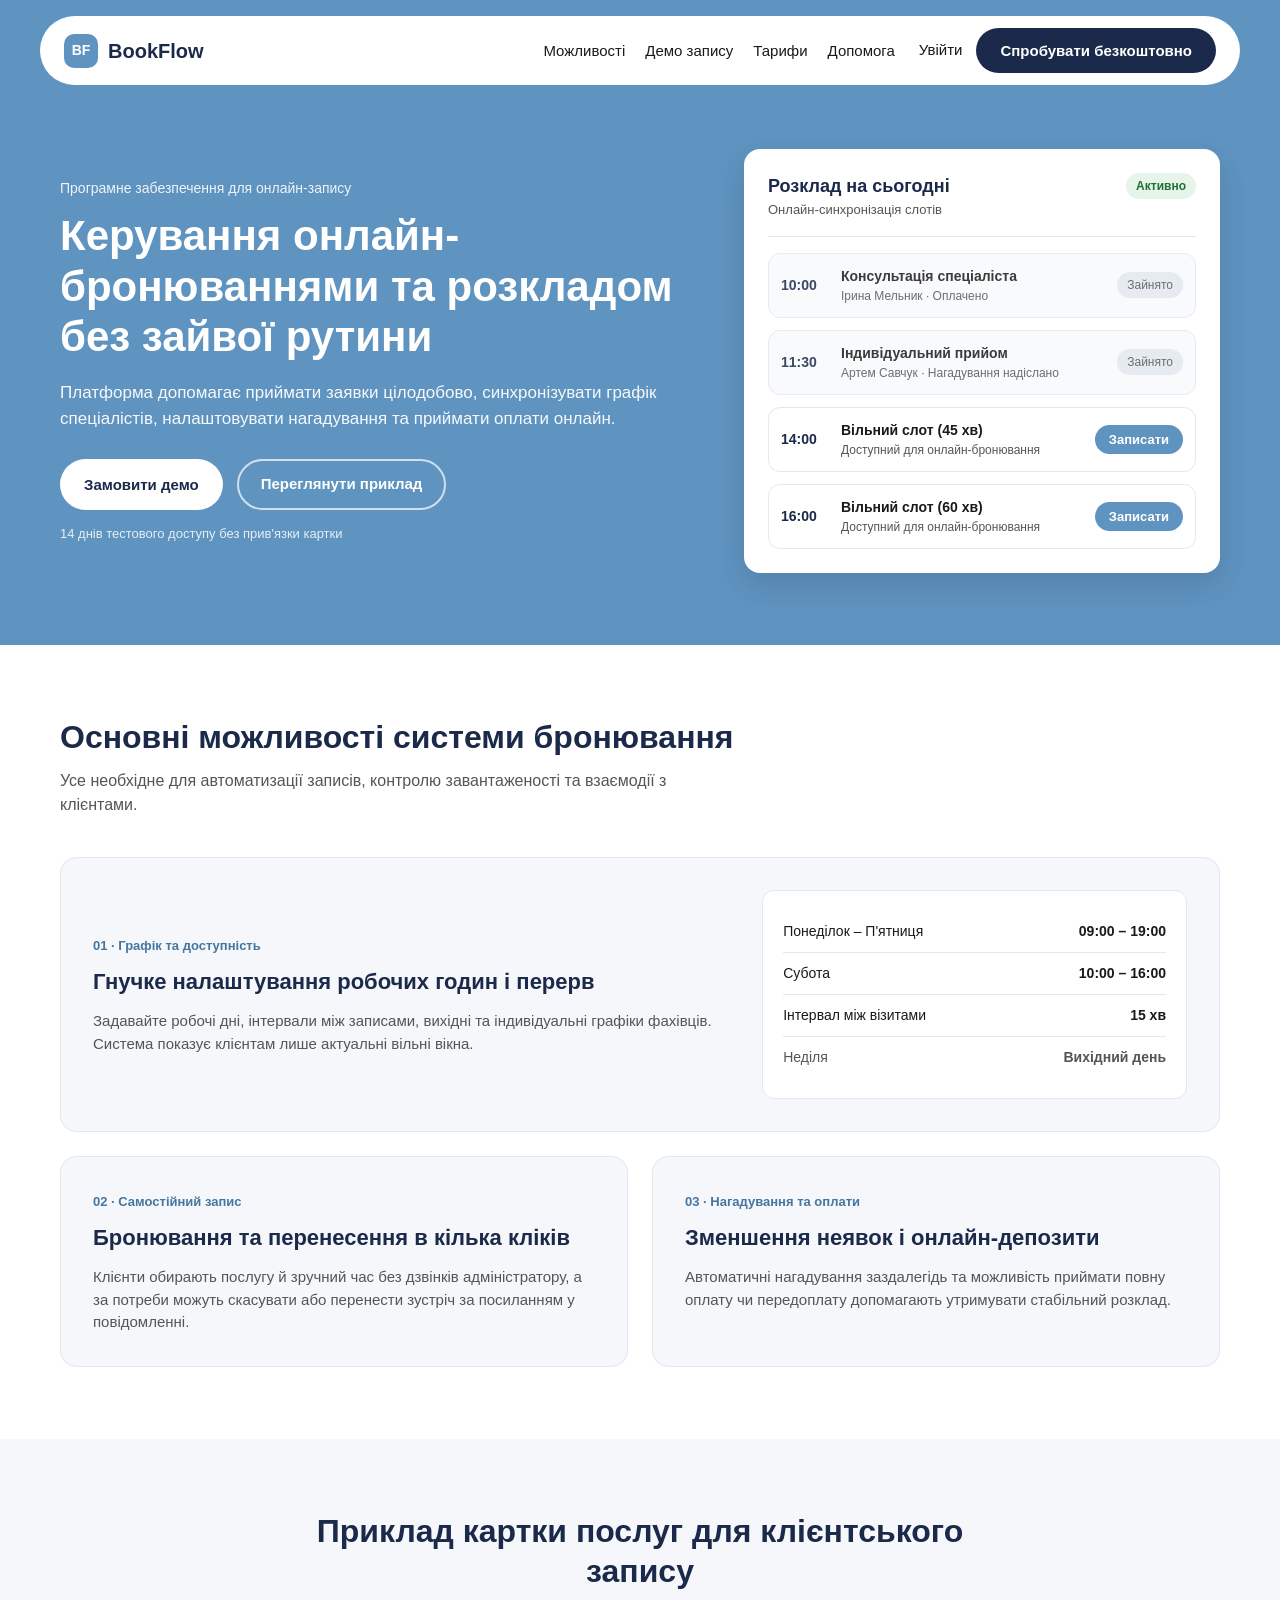
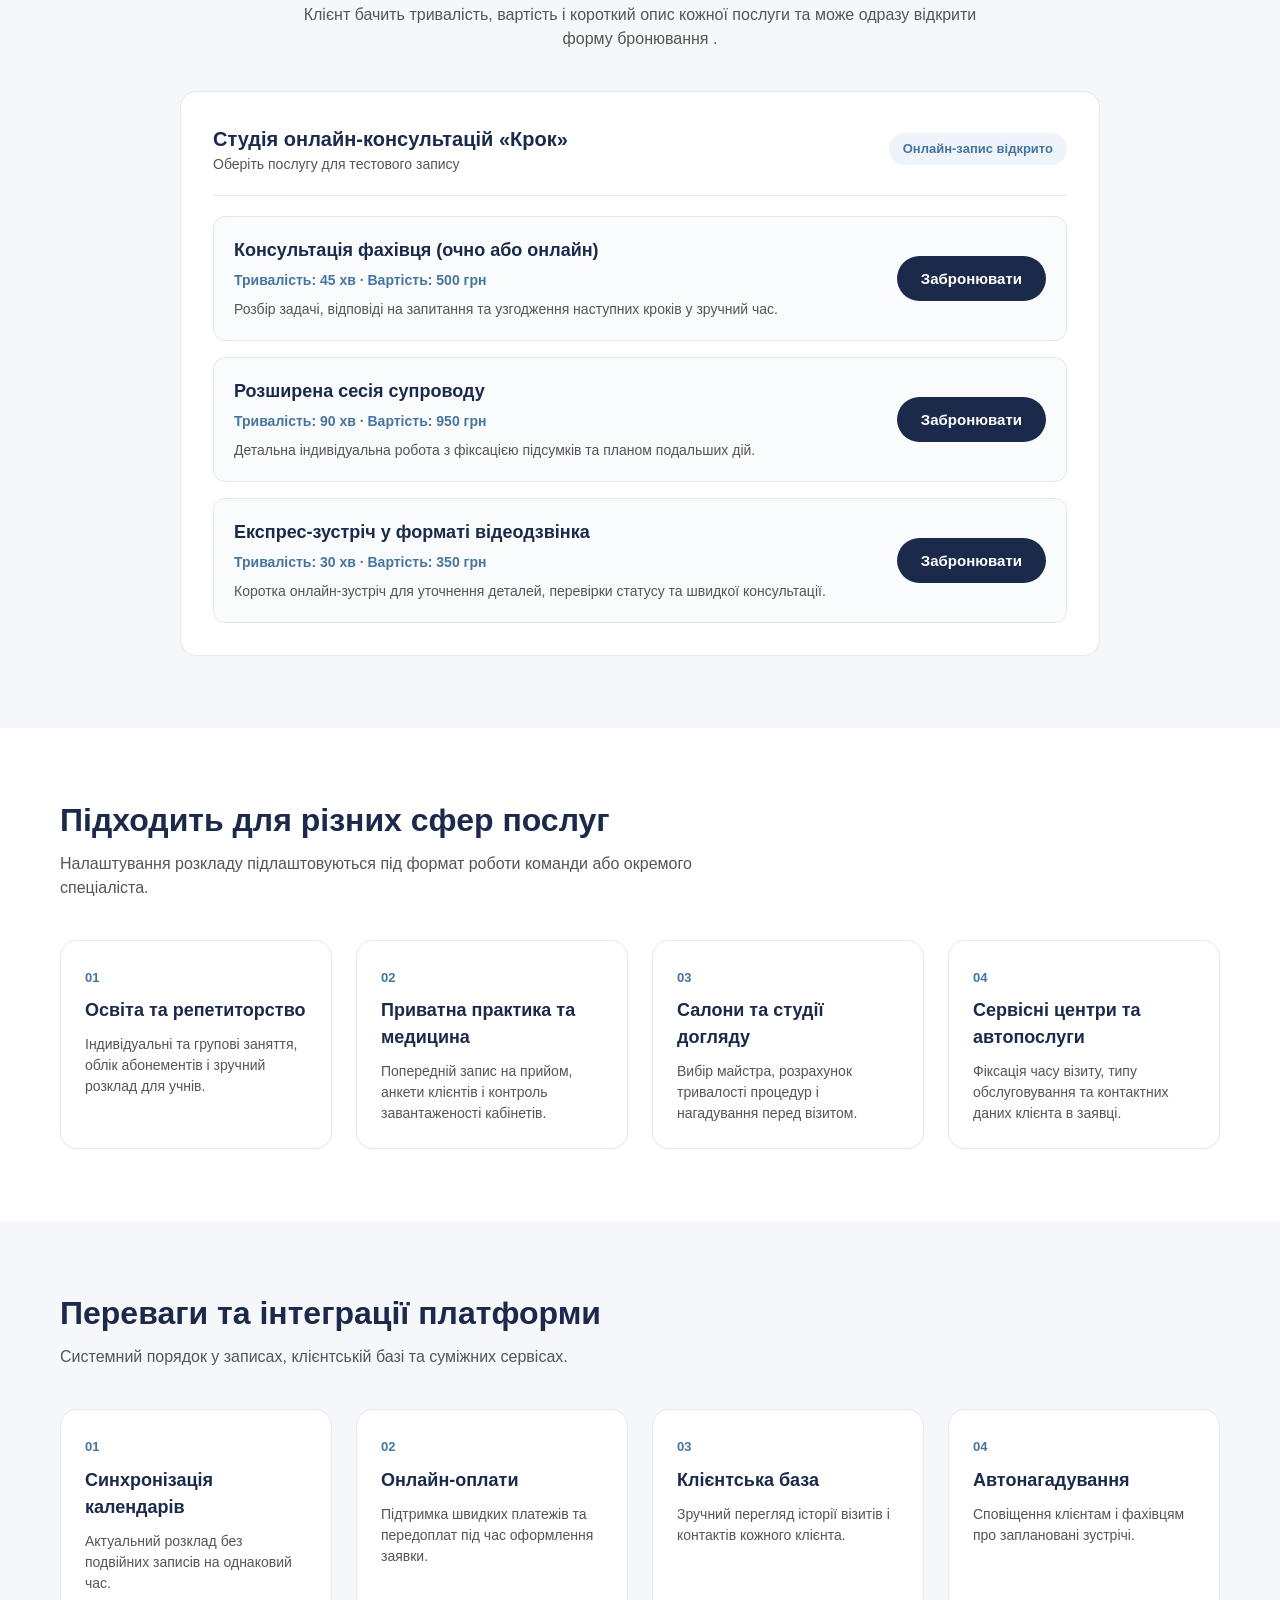
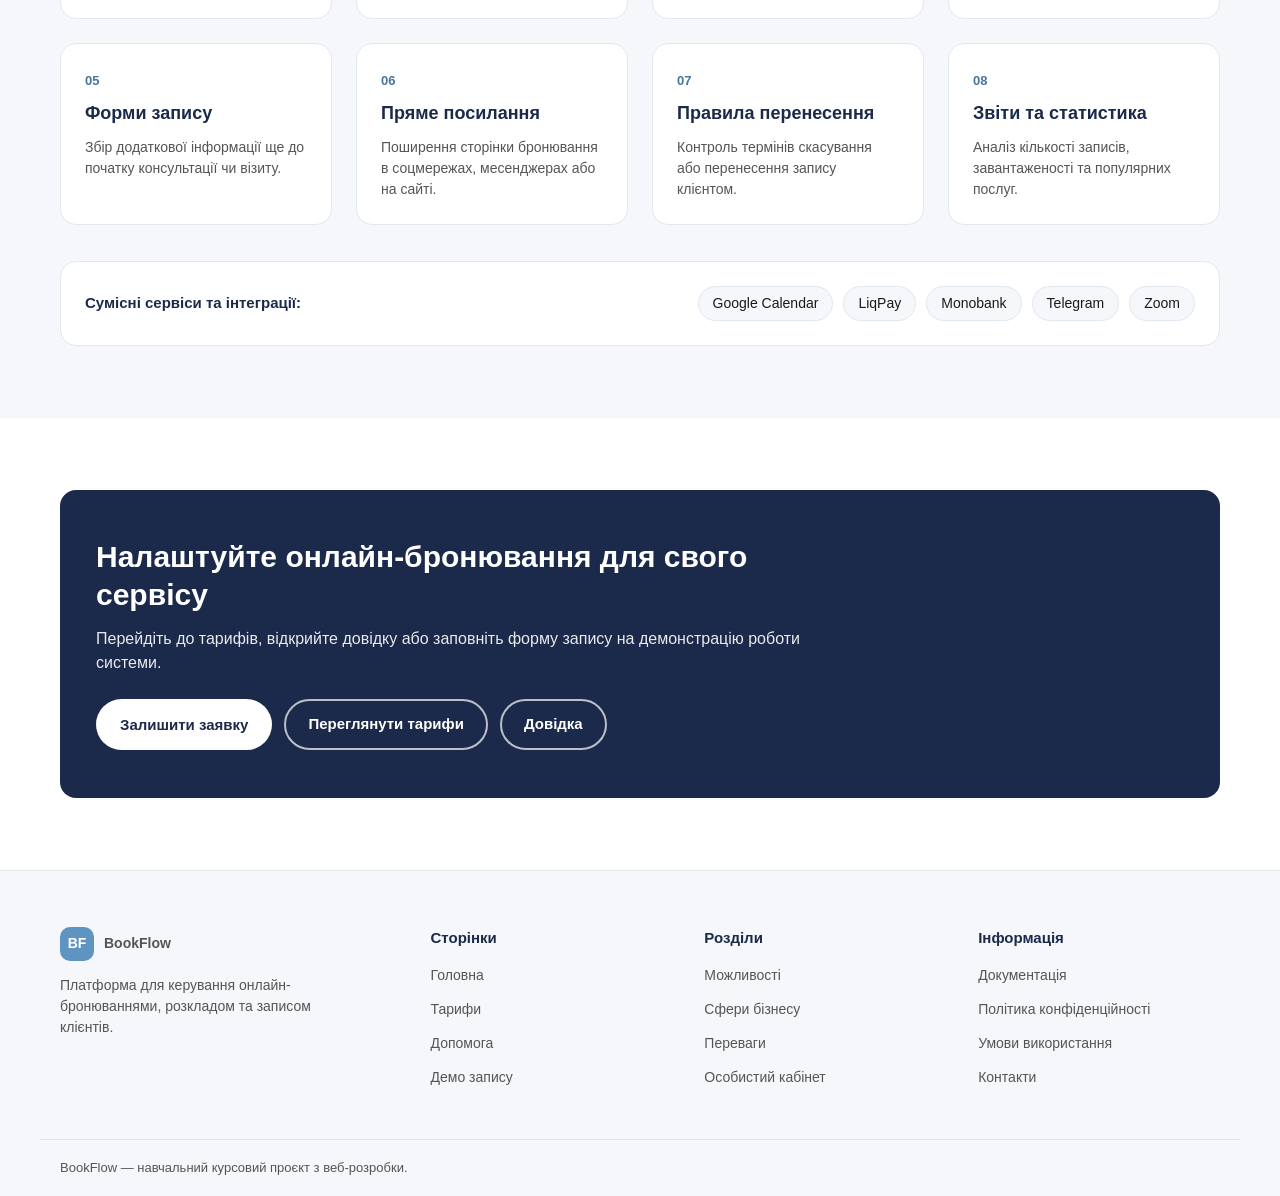
<file: index.html>
<!DOCTYPE html>
<html lang="uk">
<head>
    <meta charset="UTF-8">
    <meta http-equiv="X-UA-Compatible" content="IE=edge">
    <meta name="viewport" content="width=device-width, initial-scale=1.0">
    <meta name="description" content="BookFlow — платформа для керування онлайн-бронюваннями, розкладом фахівців, онлайн-оплатами та автоматичними нагадуваннями клієнтам.">
    <title>BookFlow — Система керування онлайн-бронюваннями</title>
    <link rel="icon" type="image/svg+xml" href="data:image/svg+xml,%3Csvg%20xmlns=%27http://www.w3.org/2000/svg%27%20viewBox=%270%200%2032%2032%27%3E%3Crect%20width=%2732%27%20height=%2732%27%20rx=%278%27%20fill=%27%235F93C0%27/%3E%3Ctext%20x=%2716%27%20y=%2721%27%20font-size=%2715%27%20font-family=%27sans-serif%27%20font-weight=%27bold%27%20fill=%27white%27%20text-anchor=%27middle%27%3EBF%3C/text%3E%3C/svg%3E">    <link rel="stylesheet" href="style.css">
</head>
<body>

    <header class="site-header">
        <div class="container header-inner">
            <a href="index.html" class="logo">
                <span class="logo-mark">BF</span>
                <span>BookFlow</span>
            </a>

            <button type="button" class="burger-btn" id="burgerBtn" aria-label="Відкрити меню" aria-expanded="false" aria-controls="navMenu">
                <span></span>
                <span></span>
                <span></span>
            </button>

            <nav class="nav-menu" id="navMenu" aria-label="Головна навігація">
                <ul class="nav-list">
                    <li><a href="#features">Можливості</a></li>
                    <li><a href="#booking-demo">Демо запису</a></li>
                    <li><a href="pricing.html">Тарифи</a></li>
                    <li><a href="help.html">Допомога</a></li>
                </ul>
                <div class="nav-actions">
                    <a href="404.html" class="nav-login">Увійти</a>
                    <button type="button" class="btn btn-dark open-modal-btn" data-service="Тестовий акаунт BookFlow">
                        Спробувати безкоштовно
                    </button>
                </div>
            </nav>
        </div>
    </header>

    <main>
        <!-- Перший екран -->
        <section class="hero-section">
            <div class="container hero-grid">
                <div class="hero-content">
                    <p class="hero-kicker">Програмне забезпечення для онлайн-запису</p>
                    <h1>Керування онлайн-бронюваннями та розкладом без зайвої рутини</h1>
                    <p class="hero-desc">
                        Платформа допомагає приймати заявки цілодобово, синхронізувати графік спеціалістів, налаштовувати нагадування та приймати оплати онлайн.
                    </p>
                    <div class="hero-cta-group">
                        <button type="button" class="btn btn-white open-modal-btn" data-service="Демонстрація системи">
                            Замовити демо
                        </button>
                        <a href="#booking-demo" class="btn btn-outline">Переглянути приклад</a>
                    </div>
                    <p class="hero-subtext">14 днів тестового доступу без прив'язки картки</p>
                </div>

                <div class="schedule-card">
                    <div class="schedule-top">
                        <div>
                            <h2>Розклад на сьогодні</h2>
                            <p>Онлайн-синхронізація слотів</p>
                        </div>
                        <span class="schedule-badge">Активно</span>
                    </div>

                    <div class="slot-list">
                        <div class="slot-item is-booked">
                            <span class="slot-time">10:00</span>
                            <div class="slot-info">
                                <strong>Консультація спеціаліста</strong>
                                <span>Ірина Мельник · Оплачено</span>
                            </div>
                            <span class="slot-status">Зайнято</span>
                        </div>

                        <div class="slot-item is-booked">
                            <span class="slot-time">11:30</span>
                            <div class="slot-info">
                                <strong>Індивідуальний прийом</strong>
                                <span>Артем Савчук · Нагадування надіслано</span>
                            </div>
                            <span class="slot-status">Зайнято</span>
                        </div>

                        <div class="slot-item is-free">
                            <span class="slot-time">14:00</span>
                            <div class="slot-info">
                                <strong>Вільний слот (45 хв)</strong>
                                <span>Доступний для онлайн-бронювання</span>
                            </div>
                            <button type="button" class="slot-btn open-modal-btn" data-service="Слот на 14:00 (45 хв)">
                                Записати
                            </button>
                        </div>

                        <div class="slot-item is-free">
                            <span class="slot-time">16:00</span>
                            <div class="slot-info">
                                <strong>Вільний слот (60 хв)</strong>
                                <span>Доступний для онлайн-бронювання</span>
                            </div>
                            <button type="button" class="slot-btn open-modal-btn" data-service="Слот на 16:00 (60 хв)">
                                Записати
                            </button>
                        </div>
                    </div>
                </div>
            </div>
        </section>

        <!-- Ключові можливості -->
        <section class="section" id="features">
            <div class="container">
                <div class="section-header">
                    <h2>Основні можливості системи бронювання</h2>
                    <p>Усе необхідне для автоматизації записів, контролю завантаженості та взаємодії з клієнтами.</p>
                </div>

                <div class="features-stack">
                    <article class="feature-panel feature-wide">
                        <div class="feature-copy">
                            <span class="feature-tag">01 · Графік та доступність</span>
                            <h3>Гнучке налаштування робочих годин і перерв</h3>
                            <p>Задавайте робочі дні, інтервали між записами, вихідні та індивідуальні графіки фахівців. Система показує клієнтам лише актуальні вільні вікна.</p>
                        </div>
                        <div class="hours-box">
                            <div class="hours-row"><span>Понеділок – П'ятниця</span><strong>09:00 – 19:00</strong></div>
                            <div class="hours-row"><span>Субота</span><strong>10:00 – 16:00</strong></div>
                            <div class="hours-row"><span>Інтервал між візитами</span><strong>15 хв</strong></div>
                            <div class="hours-row is-muted"><span>Неділя</span><strong>Вихідний день</strong></div>
                        </div>
                    </article>

                    <div class="feature-pair">
                        <article class="feature-panel">
                            <span class="feature-tag">02 · Самостійний запис</span>
                            <h3>Бронювання та перенесення в кілька кліків</h3>
                            <p>Клієнти обирають послугу й зручний час без дзвінків адміністратору, а за потреби можуть скасувати або перенести зустріч за посиланням у повідомленні.</p>
                        </article>

                        <article class="feature-panel">
                            <span class="feature-tag">03 · Нагадування та оплати</span>
                            <h3>Зменшення неявок і онлайн-депозити</h3>
                            <p>Автоматичні нагадування заздалегідь та можливість приймати повну оплату чи передоплату допомагають утримувати стабільний розклад.</p>
                        </article>
                    </div>
                </div>
            </div>
        </section>

        <!-- Секція послуг / приклад сторінки запису -->
        <section class="section section-muted" id="booking-demo">
            <div class="container">
                <div class="section-header section-center">
                    <h2>Приклад картки послуг для клієнтського запису</h2>
                    <p>Клієнт бачить тривалість, вартість і короткий опис кожної послуги та може одразу відкрити форму бронювання .</p>
                </div>

                <div class="booking-showcase">
                    <div class="showcase-head">
                        <div>
                            <h3>Студія онлайн-консультацій «Крок»</h3>
                            <p>Оберіть послугу для тестового запису</p>
                        </div>
                        <span class="showcase-pill">Онлайн-запис відкрито</span>
                    </div>

                    <div class="service-rows">
                        <div class="service-row">
                            <div class="service-body">
                                <h4>Консультація фахівця (очно або онлайн)</h4>
                                <p class="service-meta">Тривалість: 45 хв · Вартість: 500 грн</p>
                                <p class="service-desc">Розбір задачі, відповіді на запитання та узгодження наступних кроків у зручний час.</p>
                            </div>
                            <button type="button" class="btn btn-dark open-modal-btn" data-service="Консультація фахівця (45 хв, 500 грн)">
                                Забронювати
                            </button>
                        </div>

                        <div class="service-row">
                            <div class="service-body">
                                <h4>Розширена сесія супроводу</h4>
                                <p class="service-meta">Тривалість: 90 хв · Вартість: 950 грн</p>
                                <p class="service-desc">Детальна індивідуальна робота з фіксацією підсумків та планом подальших дій.</p>
                            </div>
                            <button type="button" class="btn btn-dark open-modal-btn" data-service="Розширена сесія супроводу (90 хв, 950 грн)">
                                Забронювати
                            </button>
                        </div>

                        <div class="service-row">
                            <div class="service-body">
                                <h4>Експрес-зустріч у форматі відеодзвінка</h4>
                                <p class="service-meta">Тривалість: 30 хв · Вартість: 350 грн</p>
                                <p class="service-desc">Коротка онлайн-зустріч для уточнення деталей, перевірки статусу та швидкої консультації.</p>
                            </div>
                            <button type="button" class="btn btn-dark open-modal-btn" data-service="Експрес-зустріч (30 хв, 350 грн)">
                                Забронювати
                            </button>
                        </div>
                    </div>
                </div>
            </div>
        </section>

        <!-- Сфери використання -->
        <section class="section" id="industries">
            <div class="container">
                <div class="section-header">
                    <h2>Підходить для різних сфер послуг</h2>
                    <p>Налаштування розкладу підлаштовуються під формат роботи команди або окремого спеціаліста.</p>
                </div>

                <div class="grid-4">
                    <article class="info-card">
                        <span class="card-index">01</span>
                        <h3>Освіта та репетиторство</h3>
                        <p>Індивідуальні та групові заняття, облік абонементів і зручний розклад для учнів.</p>
                    </article>

                    <article class="info-card">
                        <span class="card-index">02</span>
                        <h3>Приватна практика та медицина</h3>
                        <p>Попередній запис на прийом, анкети клієнтів і контроль завантаженості кабінетів.</p>
                    </article>

                    <article class="info-card">
                        <span class="card-index">03</span>
                        <h3>Салони та студії догляду</h3>
                        <p>Вибір майстра, розрахунок тривалості процедур і нагадування перед візитом.</p>
                    </article>

                    <article class="info-card">
                        <span class="card-index">04</span>
                        <h3>Сервісні центри та автопослуги</h3>
                        <p>Фіксація часу візиту, типу обслуговування та контактних даних клієнта в заявці.</p>
                    </article>
                </div>
            </div>
        </section>

        <!-- Переваги та інтеграції -->
        <section class="section section-muted" id="advantages">
            <div class="container">
                <div class="section-header">
                    <h2>Переваги та інтеграції платформи</h2>
                    <p>Системний порядок у записах, клієнтській базі та суміжних сервісах.</p>
                </div>

                <div class="grid-4 benefits-grid">
                    <div class="benefit-card"><span>01</span><h3>Синхронізація календарів</h3><p>Актуальний розклад без подвійних записів на однаковий час.</p></div>
                    <div class="benefit-card"><span>02</span><h3>Онлайн-оплати</h3><p>Підтримка швидких платежів та передоплат під час оформлення заявки.</p></div>
                    <div class="benefit-card"><span>03</span><h3>Клієнтська база</h3><p>Зручний перегляд історії візитів і контактів кожного клієнта.</p></div>
                    <div class="benefit-card"><span>04</span><h3>Автонагадування</h3><p>Сповіщення клієнтам і фахівцям про заплановані зустрічі.</p></div>
                    <div class="benefit-card"><span>05</span><h3>Форми запису</h3><p>Збір додаткової інформації ще до початку консультації чи візиту.</p></div>
                    <div class="benefit-card"><span>06</span><h3>Пряме посилання</h3><p>Поширення сторінки бронювання в соцмережах, месенджерах або на сайті.</p></div>
                    <div class="benefit-card"><span>07</span><h3>Правила перенесення</h3><p>Контроль термінів скасування або перенесення запису клієнтом.</p></div>
                    <div class="benefit-card"><span>08</span><h3>Звіти та статистика</h3><p>Аналіз кількості записів, завантаженості та популярних послуг.</p></div>
                </div>

                <div class="integrations-box">
                    <p>Сумісні сервіси та інтеграції:</p>
                    <ul class="integrations-tags">
                        <li>Google Calendar</li>
                        <li>LiqPay</li>
                        <li>Monobank</li>
                        <li>Telegram</li>
                        <li>Zoom</li>
                    </ul>
                </div>
            </div>
        </section>

        <!-- Нижній блок дії -->
        <section class="section">
            <div class="container">
                <div class="cta-box">
                    <div class="cta-content">
                        <h2>Налаштуйте онлайн-бронювання для свого сервісу</h2>
                        <p>Перейдіть до тарифів, відкрийте довідку або заповніть форму запису на демонстрацію роботи системи.</p>
                        <div class="cta-actions">
                            <button type="button" class="btn btn-white open-modal-btn" data-service="Заявка на підключення">
                                Залишити заявку
                            </button>
                            <a href="pricing.html" class="btn btn-outline">Переглянути тарифи</a>
                            <a href="help.html" class="btn btn-outline">Довідка</a>
                        </div>
                    </div>
                </div>
            </div>
        </section>
    </main>

    <footer class="site-footer">
        <div class="container footer-grid">
            <div class="footer-col">
                <a href="index.html" class="logo">
                    <span class="logo-mark">BF</span>
                    <span>BookFlow</span>
                </a>
                <p class="footer-desc">Платформа для керування онлайн-бронюваннями, розкладом та записом клієнтів.</p>
            </div>

            <div class="footer-col">
                <h3>Сторінки</h3>
                <ul>
                    <li><a href="index.html">Головна</a></li>
                    <li><a href="pricing.html">Тарифи</a></li>
                    <li><a href="help.html">Допомога</a></li>
                    <li><a href="#booking-demo">Демо запису</a></li>
                </ul>
            </div>

            <div class="footer-col">
                <h3>Розділи</h3>
                <ul>
                    <li><a href="#features">Можливості</a></li>
                    <li><a href="#industries">Сфери бізнесу</a></li>
                    <li><a href="#advantages">Переваги</a></li>
                    <li><a href="404.html">Особистий кабінет</a></li>
                </ul>
            </div>

            <div class="footer-col">
                <h3>Інформація</h3>
                <ul>
                    <li><a href="404.html">Документація</a></li>
                    <li><a href="404.html">Політика конфіденційності</a></li>
                    <li><a href="404.html">Умови використання</a></li>
                    <li><a href="404.html">Контакти</a></li>
                </ul>
            </div>
        </div>
        <div class="container footer-bottom">
            <p>BookFlow — навчальний курсовий проєкт з веб-розробки.</p>
        </div>
    </footer>

    <!-- Кнопка «Вгору» -->
    <button type="button" class="scroll-top-btn" id="scrollTopBtn" aria-label="Прокрутити вгору">
        ↑
    </button>

    <!-- Модальне вікно з формою -->
    <div class="modal-backdrop" id="bookingModal" aria-hidden="true">
        <div class="modal-dialog" role="dialog" aria-modal="true" aria-labelledby="modalTitle">
            <button type="button" class="modal-close" id="closeModalBtn" aria-label="Закрити вікно">&times;</button>
            <h2 id="modalTitle">Форма онлайн-бронювання</h2>
            <p class="modal-desc">Заповніть обов'язкові поля для оформлення запису або тестового доступу.</p>

            <form id="bookingForm" novalidate>
                <div class="form-group">
                    <label for="selectedService">Обрана позиція</label>
                    <input type="text" id="selectedService" name="selectedService" readonly>
                </div>

                <div class="form-group">
                    <label for="userName">Ім'я та прізвище *</label>
                    <input type="text" id="userName" name="userName" placeholder="Введіть ваше ім'я" required>
                    <span class="field-error" id="nameError"></span>
                </div>

                <div class="form-group">
                    <label for="userContact">Email або телефон *</label>
                    <input type="text" id="userContact" name="userContact" placeholder="name@example.com або +380..." required>
                    <span class="field-error" id="contactError"></span>
                </div>

                <div class="form-group">
                    <label for="userDate">Бажана дата *</label>
                    <input type="date" id="userDate" name="userDate" required>
                    <span class="field-error" id="dateError"></span>
                </div>

                <button type="submit" class="btn btn-dark btn-block">Підтвердити</button>
                <div class="form-status" id="formStatus" role="status" aria-live="polite"></div>
            </form>
        </div>
    </div>

    <script src="script.js" defer></script>
</body>
</html>
</file>
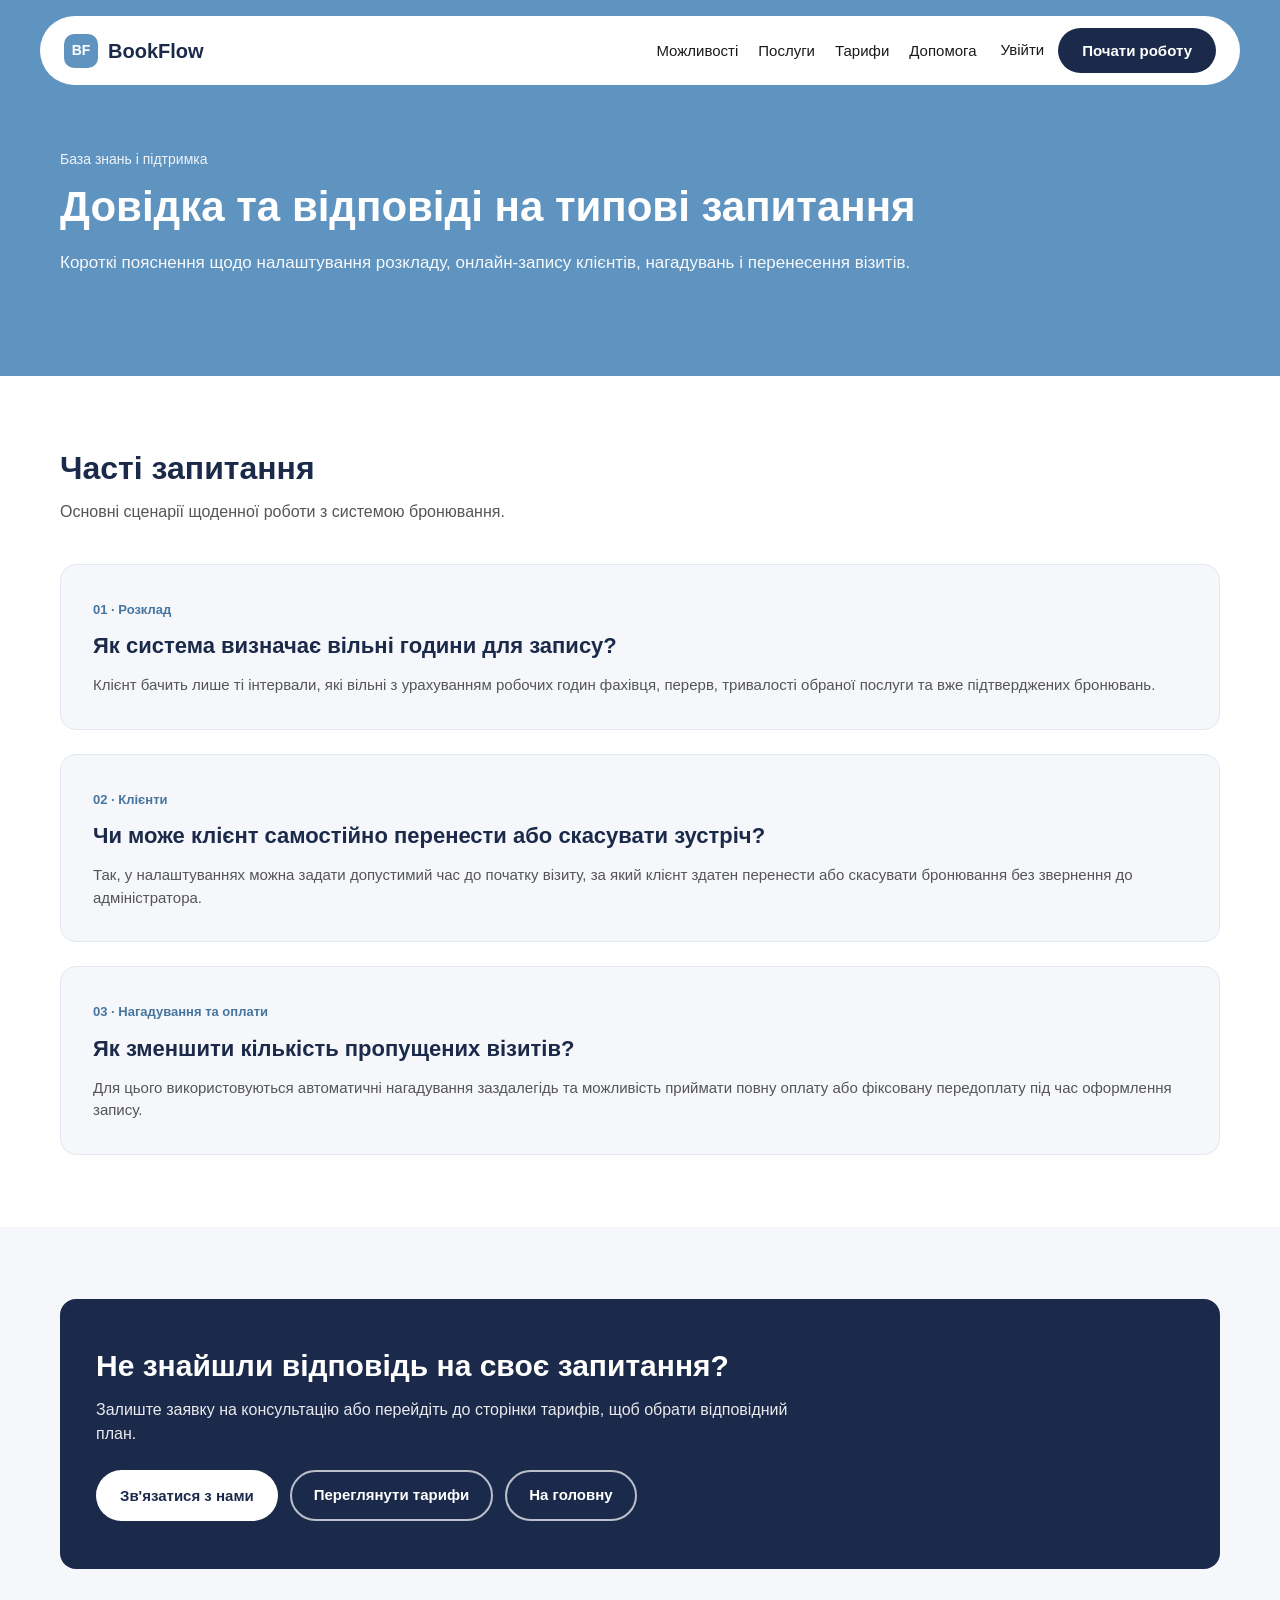
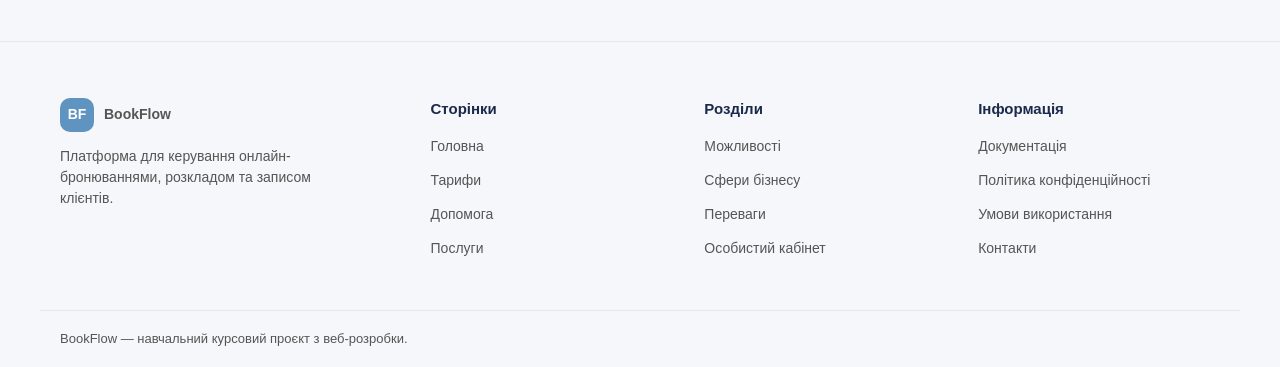
<file: help.html>
﻿<!DOCTYPE html>
<html lang="uk">
<head>
    <meta charset="UTF-8">
    <meta http-equiv="X-UA-Compatible" content="IE=edge">
    <meta name="viewport" content="width=device-width, initial-scale=1.0">
    <meta name="description" content="Довідка та відповіді на часті запитання щодо роботи з платформою онлайн-бронювання BookFlow.">
    <title>Допомога — BookFlow</title>
    <link rel="icon" type="image/svg+xml" href="data:image/svg+xml,%3Csvg%20xmlns=%27http://www.w3.org/2000/svg%27%20viewBox=%270%200%2032%2032%27%3E%3Crect%20width=%2732%27%20height=%2732%27%20rx=%278%27%20fill=%27%235F93C0%27/%3E%3Ctext%20x=%2716%27%20y=%2721%27%20font-size=%2715%27%20font-family=%27sans-serif%27%20font-weight=%27bold%27%20fill=%27white%27%20text-anchor=%27middle%27%3EBF%3C/text%3E%3C/svg%3E">    <link rel="stylesheet" href="style.css">
</head>
<body>

    <header class="site-header">
        <div class="container header-inner">
            <a href="index.html" class="logo">
                <span class="logo-mark">BF</span>
                <span>BookFlow</span>
            </a>

            <button type="button" class="burger-btn" id="burgerBtn" aria-label="Відкрити меню" aria-expanded="false" aria-controls="navMenu">
                <span></span>
                <span></span>
                <span></span>
            </button>

            <nav class="nav-menu" id="navMenu" aria-label="Головна навігація">
                <ul class="nav-list">
                    <li><a href="index.html#features">Можливості</a></li>
                    <li><a href="index.html#booking-demo">Послуги</a></li>
                    <li><a href="pricing.html">Тарифи</a></li>
                    <li><a href="help.html">Допомога</a></li>
                </ul>
                <div class="nav-actions">
                    <a href="404.html" class="nav-login">Увійти</a>
                    <button type="button" class="btn btn-dark open-modal-btn" data-service="Підключення акаунта BookFlow">
                        Почати роботу
                    </button>
                </div>
            </nav>
        </div>
    </header>

    <main>
        <section class="hero-section">
            <div class="container">
                <p class="hero-kicker">База знань і підтримка</p>
                <h1>Довідка та відповіді на типові запитання</h1>
                <p class="hero-desc">
                    Короткі пояснення щодо налаштування розкладу, онлайн-запису клієнтів, нагадувань і перенесення візитів.
                </p>
            </div>
        </section>

        <section class="section">
            <div class="container">
                <div class="section-header">
                    <h2>Часті запитання</h2>
                    <p>Основні сценарії щоденної роботи з системою бронювання.</p>
                </div>

                <div class="features-stack">
                    <article class="feature-panel">
                        <span class="feature-tag">01 · Розклад</span>
                        <h3>Як система визначає вільні години для запису?</h3>
                        <p>Клієнт бачить лише ті інтервали, які вільні з урахуванням робочих годин фахівця, перерв, тривалості обраної послуги та вже підтверджених бронювань.</p>
                    </article>

                    <article class="feature-panel">
                        <span class="feature-tag">02 · Клієнти</span>
                        <h3>Чи може клієнт самостійно перенести або скасувати зустріч?</h3>
                        <p>Так, у налаштуваннях можна задати допустимий час до початку візиту, за який клієнт здатен перенести або скасувати бронювання без звернення до адміністратора.</p>
                    </article>

                    <article class="feature-panel">
                        <span class="feature-tag">03 · Нагадування та оплати</span>
                        <h3>Як зменшити кількість пропущених візитів?</h3>
                        <p>Для цього використовуються автоматичні нагадування заздалегідь та можливість приймати повну оплату або фіксовану передоплату під час оформлення запису.</p>
                    </article>
                </div>
            </div>
        </section>

        <section class="section section-muted">
            <div class="container">
                <div class="cta-box">
                    <div class="cta-content">
                        <h2>Не знайшли відповідь на своє запитання?</h2>
                        <p>Залиште заявку на консультацію або перейдіть до сторінки тарифів, щоб обрати відповідний план.</p>
                        <div class="cta-actions">
                            <button type="button" class="btn btn-white open-modal-btn" data-service="Запит у службу підтримки">
                                Зв'язатися з нами
                            </button>
                            <a href="pricing.html" class="btn btn-outline">Переглянути тарифи</a>
                            <a href="index.html" class="btn btn-outline">На головну</a>
                        </div>
                    </div>
                </div>
            </div>
        </section>
    </main>

    <footer class="site-footer">
        <div class="container footer-grid">
            <div class="footer-col">
                <a href="index.html" class="logo">
                    <span class="logo-mark">BF</span>
                    <span>BookFlow</span>
                </a>
                <p class="footer-desc">Платформа для керування онлайн-бронюваннями, розкладом та записом клієнтів.</p>
            </div>

            <div class="footer-col">
                <h3>Сторінки</h3>
                <ul>
                    <li><a href="index.html">Головна</a></li>
                    <li><a href="pricing.html">Тарифи</a></li>
                    <li><a href="help.html">Допомога</a></li>
                    <li><a href="index.html#booking-demo">Послуги</a></li>
                </ul>
            </div>

            <div class="footer-col">
                <h3>Розділи</h3>
                <ul>
                    <li><a href="index.html#features">Можливості</a></li>
                    <li><a href="index.html#industries">Сфери бізнесу</a></li>
                    <li><a href="index.html#advantages">Переваги</a></li>
                    <li><a href="404.html">Особистий кабінет</a></li>
                </ul>
            </div>

            <div class="footer-col">
                <h3>Інформація</h3>
                <ul>
                    <li><a href="404.html">Документація</a></li>
                    <li><a href="404.html">Політика конфіденційності</a></li>
                    <li><a href="404.html">Умови використання</a></li>
                    <li><a href="404.html">Контакти</a></li>
                </ul>
            </div>
        </div>
        <div class="container footer-bottom">
            <p>BookFlow — навчальний курсовий проєкт з веб-розробки.</p>
        </div>
    </footer>

    <button type="button" class="scroll-top-btn" id="scrollTopBtn" aria-label="Прокрутити вгору">
        &uarr;
    </button>

    <div class="modal-backdrop" id="bookingModal" aria-hidden="true">
        <div class="modal-dialog" role="dialog" aria-modal="true" aria-labelledby="modalTitle">
            <button type="button" class="modal-close" id="closeModalBtn" aria-label="Закрити вікно">&times;</button>
            <h2 id="modalTitle">Форма онлайн-бронювання</h2>
            <p class="modal-desc">Заповніть обов'язкові поля для оформлення заявки або демонстрації системи.</p>

            <form id="bookingForm" novalidate>
                <div class="form-group">
                    <label for="selectedService">Обрана позиція</label>
                    <input type="text" id="selectedService" name="selectedService" readonly>
                </div>

                <div class="form-group">
                    <label for="userName">Ім'я та прізвище *</label>
                    <input type="text" id="userName" name="userName" placeholder="Введіть ваше ім'я" required>
                    <span class="field-error" id="nameError"></span>
                </div>

                <div class="form-group">
                    <label for="userContact">Email або телефон *</label>
                    <input type="text" id="userContact" name="userContact" placeholder="name@example.com або +380..." required>
                    <span class="field-error" id="contactError"></span>
                </div>

                <div class="form-group">
                    <label for="userDate">Бажана дата *</label>
                    <input type="date" id="userDate" name="userDate" required>
                    <span class="field-error" id="dateError"></span>
                </div>

                <button type="submit" class="btn btn-dark btn-block">Підтвердити</button>
                <div class="form-status" id="formStatus" role="status" aria-live="polite"></div>
            </form>
        </div>
    </div>

    <script src="script.js" defer></script>
</body>
</html>
</file>
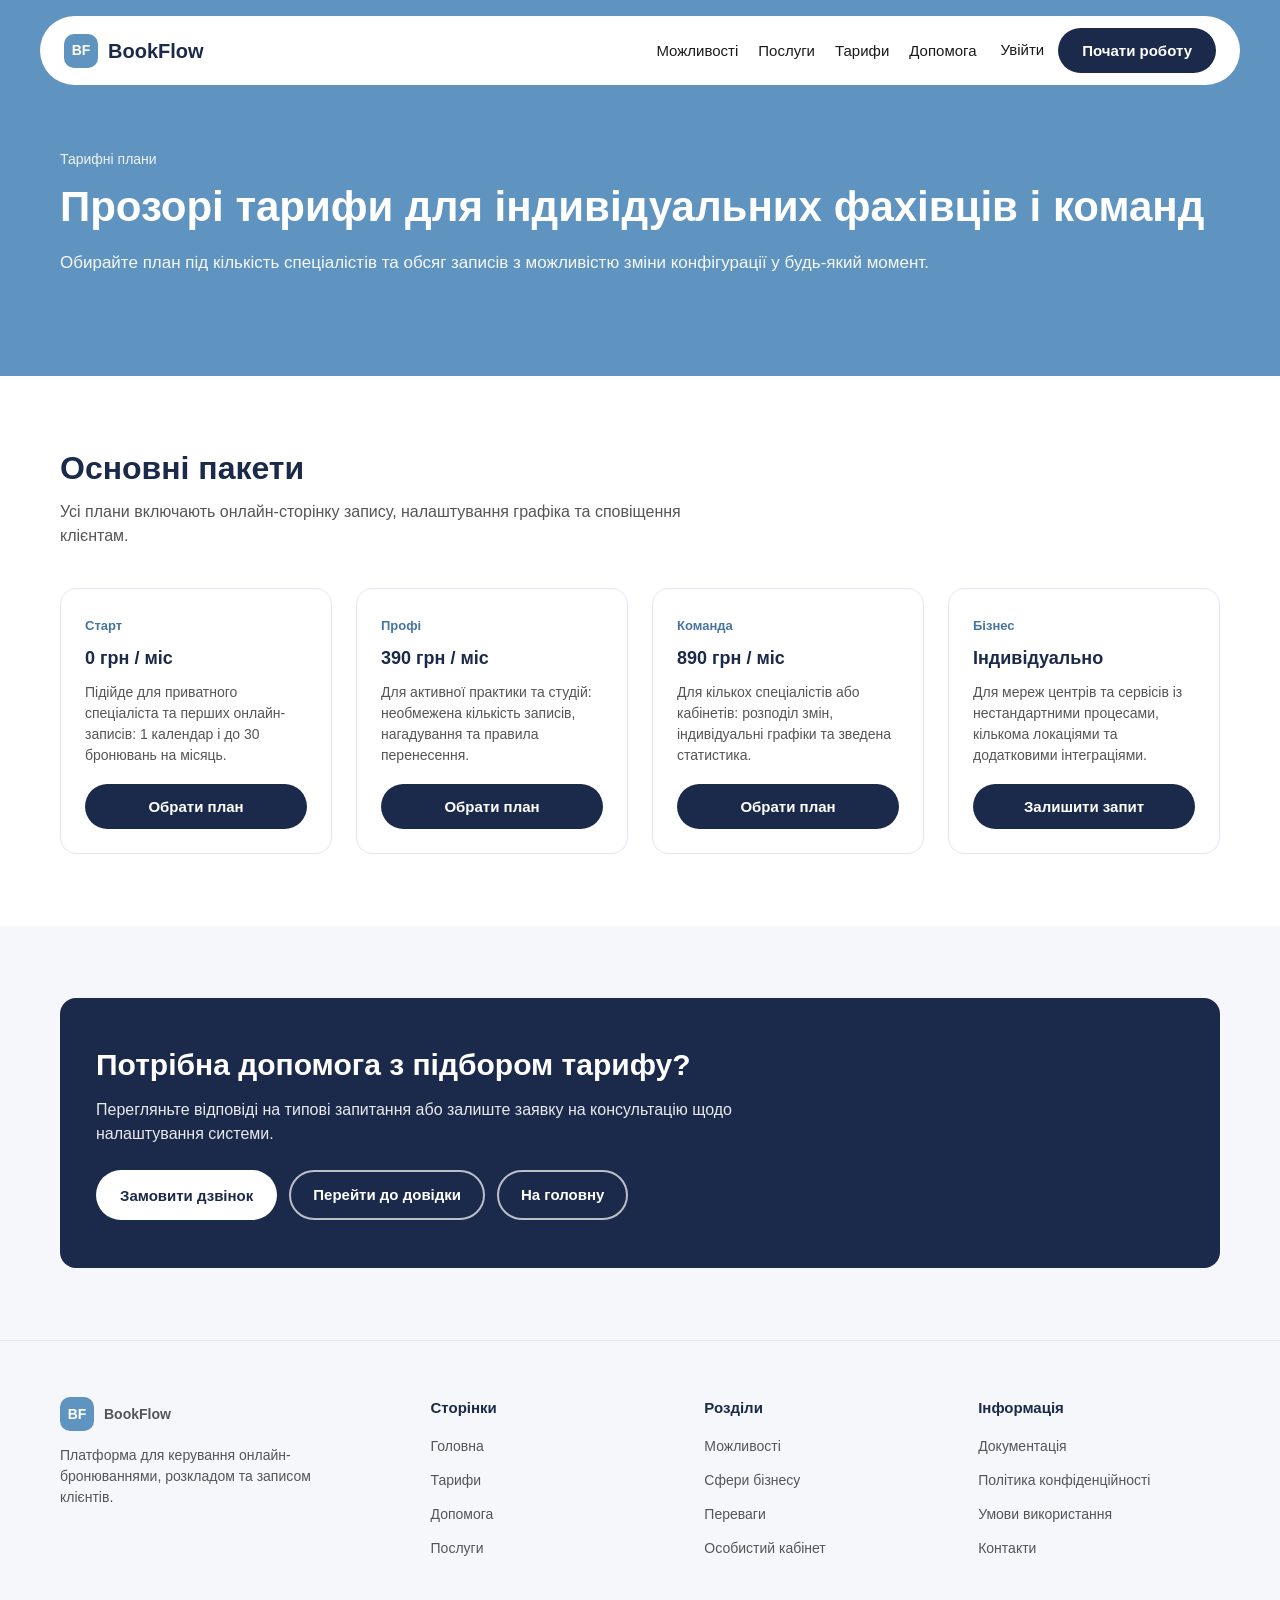
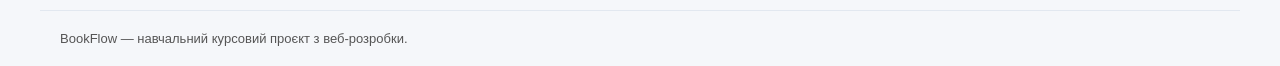
<file: pricing.html>
﻿<!DOCTYPE html>
<html lang="uk">
<head>
    <meta charset="UTF-8">
    <meta http-equiv="X-UA-Compatible" content="IE=edge">
    <meta name="viewport" content="width=device-width, initial-scale=1.0">
    <meta name="description" content="Тарифи та умови підключення BookFlow для керування онлайн-бронюваннями, розкладом і записами клієнтів.">
    <title>Тарифи — BookFlow</title>
    <link rel="icon" type="image/svg+xml" href="data:image/svg+xml,%3Csvg%20xmlns=%27http://www.w3.org/2000/svg%27%20viewBox=%270%200%2032%2032%27%3E%3Crect%20width=%2732%27%20height=%2732%27%20rx=%278%27%20fill=%27%235F93C0%27/%3E%3Ctext%20x=%2716%27%20y=%2721%27%20font-size=%2715%27%20font-family=%27sans-serif%27%20font-weight=%27bold%27%20fill=%27white%27%20text-anchor=%27middle%27%3EBF%3C/text%3E%3C/svg%3E">    <link rel="stylesheet" href="style.css">
</head>
<body>

    <header class="site-header">
        <div class="container header-inner">
            <a href="index.html" class="logo">
                <span class="logo-mark">BF</span>
                <span>BookFlow</span>
            </a>

            <button type="button" class="burger-btn" id="burgerBtn" aria-label="Відкрити меню" aria-expanded="false" aria-controls="navMenu">
                <span></span>
                <span></span>
                <span></span>
            </button>

            <nav class="nav-menu" id="navMenu" aria-label="Головна навігація">
                <ul class="nav-list">
                    <li><a href="index.html#features">Можливості</a></li>
                    <li><a href="index.html#booking-demo">Послуги</a></li>
                    <li><a href="pricing.html">Тарифи</a></li>
                    <li><a href="help.html">Допомога</a></li>
                </ul>
                <div class="nav-actions">
                    <a href="404.html" class="nav-login">Увійти</a>
                    <button type="button" class="btn btn-dark open-modal-btn" data-service="Підключення акаунта BookFlow">
                        Почати роботу
                    </button>
                </div>
            </nav>
        </div>
    </header>

    <main>
        <section class="hero-section">
            <div class="container">
                <p class="hero-kicker">Тарифні плани</p>
                <h1>Прозорі тарифи для індивідуальних фахівців і команд</h1>
                <p class="hero-desc">
                    Обирайте план під кількість спеціалістів та обсяг записів з можливістю зміни конфігурації у будь-який момент.
                </p>
            </div>
        </section>

        <section class="section">
            <div class="container">
                <div class="section-header">
                    <h2>Основні пакети</h2>
                    <p>Усі плани включають онлайн-сторінку запису, налаштування графіка та сповіщення клієнтам.</p>
                </div>

                <div class="grid-4">
                    <article class="info-card">
                        <span class="card-index">Старт</span>
                        <h3>0 грн / міс</h3>
                        <p>Підійде для приватного спеціаліста та перших онлайн-записів: 1 календар і до 30 бронювань на місяць.</p>
                        <div style="margin-top: 18px;">
                            <button type="button" class="btn btn-dark btn-block open-modal-btn" data-service="Тариф «Старт» (0 грн/міс)">
                                Обрати план
                            </button>
                        </div>
                    </article>

                    <article class="info-card">
                        <span class="card-index">Профі</span>
                        <h3>390 грн / міс</h3>
                        <p>Для активної практики та студій: необмежена кількість записів, нагадування та правила перенесення.</p>
                        <div style="margin-top: 18px;">
                            <button type="button" class="btn btn-dark btn-block open-modal-btn" data-service="Тариф «Профі» (390 грн/міс)">
                                Обрати план
                            </button>
                        </div>
                    </article>

                    <article class="info-card">
                        <span class="card-index">Команда</span>
                        <h3>890 грн / міс</h3>
                        <p>Для кількох спеціалістів або кабінетів: розподіл змін, індивідуальні графіки та зведена статистика.</p>
                        <div style="margin-top: 18px;">
                            <button type="button" class="btn btn-dark btn-block open-modal-btn" data-service="Тариф «Команда» (890 грн/міс)">
                                Обрати план
                            </button>
                        </div>
                    </article>

                    <article class="info-card">
                        <span class="card-index">Бізнес</span>
                        <h3>Індивідуально</h3>
                        <p>Для мереж центрів та сервісів із нестандартними процесами, кількома локаціями та додатковими інтеграціями.</p>
                        <div style="margin-top: 18px;">
                            <button type="button" class="btn btn-dark btn-block open-modal-btn" data-service="Тариф «Бізнес» (індивідуальний)">
                                Залишити запит
                            </button>
                        </div>
                    </article>
                </div>
            </div>
        </section>

        <section class="section section-muted">
            <div class="container">
                <div class="cta-box">
                    <div class="cta-content">
                        <h2>Потрібна допомога з підбором тарифу?</h2>
                        <p>Перегляньте відповіді на типові запитання або залиште заявку на консультацію щодо налаштування системи.</p>
                        <div class="cta-actions">
                            <button type="button" class="btn btn-white open-modal-btn" data-service="Консультація щодо тарифів">
                                Замовити дзвінок
                            </button>
                            <a href="help.html" class="btn btn-outline">Перейти до довідки</a>
                            <a href="index.html" class="btn btn-outline">На головну</a>
                        </div>
                    </div>
                </div>
            </div>
        </section>
    </main>

    <footer class="site-footer">
        <div class="container footer-grid">
            <div class="footer-col">
                <a href="index.html" class="logo">
                    <span class="logo-mark">BF</span>
                    <span>BookFlow</span>
                </a>
                <p class="footer-desc">Платформа для керування онлайн-бронюваннями, розкладом та записом клієнтів.</p>
            </div>

            <div class="footer-col">
                <h3>Сторінки</h3>
                <ul>
                    <li><a href="index.html">Головна</a></li>
                    <li><a href="pricing.html">Тарифи</a></li>
                    <li><a href="help.html">Допомога</a></li>
                    <li><a href="index.html#booking-demo">Послуги</a></li>
                </ul>
            </div>

            <div class="footer-col">
                <h3>Розділи</h3>
                <ul>
                    <li><a href="index.html#features">Можливості</a></li>
                    <li><a href="index.html#industries">Сфери бізнесу</a></li>
                    <li><a href="index.html#advantages">Переваги</a></li>
                    <li><a href="404.html">Особистий кабінет</a></li>
                </ul>
            </div>

            <div class="footer-col">
                <h3>Інформація</h3>
                <ul>
                    <li><a href="404.html">Документація</a></li>
                    <li><a href="404.html">Політика конфіденційності</a></li>
                    <li><a href="404.html">Умови використання</a></li>
                    <li><a href="404.html">Контакти</a></li>
                </ul>
            </div>
        </div>
        <div class="container footer-bottom">
            <p>BookFlow — навчальний курсовий проєкт з веб-розробки.</p>
        </div>
    </footer>

    <button type="button" class="scroll-top-btn" id="scrollTopBtn" aria-label="Прокрутити вгору">
        &uarr;
    </button>

    <div class="modal-backdrop" id="bookingModal" aria-hidden="true">
        <div class="modal-dialog" role="dialog" aria-modal="true" aria-labelledby="modalTitle">
            <button type="button" class="modal-close" id="closeModalBtn" aria-label="Закрити вікно">&times;</button>
            <h2 id="modalTitle">Форма онлайн-бронювання</h2>
            <p class="modal-desc">Заповніть обов'язкові поля для оформлення заявки або демонстрації системи.</p>

            <form id="bookingForm" novalidate>
                <div class="form-group">
                    <label for="selectedService">Обрана позиція</label>
                    <input type="text" id="selectedService" name="selectedService" readonly>
                </div>

                <div class="form-group">
                    <label for="userName">Ім'я та прізвище *</label>
                    <input type="text" id="userName" name="userName" placeholder="Введіть ваше ім'я" required>
                    <span class="field-error" id="nameError"></span>
                </div>

                <div class="form-group">
                    <label for="userContact">Email або телефон *</label>
                    <input type="text" id="userContact" name="userContact" placeholder="name@example.com або +380..." required>
                    <span class="field-error" id="contactError"></span>
                </div>

                <div class="form-group">
                    <label for="userDate">Бажана дата *</label>
                    <input type="date" id="userDate" name="userDate" required>
                    <span class="field-error" id="dateError"></span>
                </div>

                <button type="submit" class="btn btn-dark btn-block">Підтвердити</button>
                <div class="form-status" id="formStatus" role="status" aria-live="polite"></div>
            </form>
        </div>
    </div>

    <script src="script.js" defer></script>
</body>
</html>
</file>
<file: style.css>
:root {
    --primary: #5F93C0;
    --primary-dark: #4676a0;
    --navy: #1b2a4a;
    --navy-hover: #293e6b;
    --bg-light: #f5f7fa;
    --bg-white: #ffffff;
    --text-main: #1a1a1a;
    --text-muted: #555555;
    --border: #e2e8f0;
    --radius: 16px;
}

*,
*::before,
*::after {
    box-sizing: border-box;
    margin: 0;
    padding: 0;
}

html {
    scroll-behavior: smooth;
}

body {
    font-family: Arial, Helvetica, sans-serif;
    background-color: var(--bg-white);
    color: var(--text-main);
    line-height: 1.5;
    overflow-x: hidden;
}

img {
    max-width: 100%;
    height: auto;
    display: block;
}

a {
    color: inherit;
    text-decoration: none;
}

ul {
    list-style: none;
}

.container {
    width: 100%;
    max-width: 1200px;
    margin: 0 auto;
    padding: 0 20px;
}

/* Кнопки */
.btn {
    display: inline-flex;
    align-items: center;
    justify-content: center;
    padding: 12px 22px;
    border-radius: 999px;
    border: 2px solid transparent;
    font-size: 15px;
    font-weight: 600;
    cursor: pointer;
    transition: background-color 0.2s, color 0.2s, border-color 0.2s;
}

.btn-dark {
    background-color: var(--navy);
    color: #ffffff;
}

.btn-dark:hover {
    background-color: var(--navy-hover);
}

.btn-white {
    background-color: #ffffff;
    color: var(--navy);
}

.btn-white:hover {
    background-color: #eef4f9;
}

.btn-outline {
    background-color: transparent;
    color: #ffffff;
    border-color: rgba(255, 255, 255, 0.7);
}

.btn-outline:hover {
    background-color: rgba(255, 255, 255, 0.12);
    border-color: #ffffff;
}

.btn-block {
    width: 100%;
}

/* Шапка */
.site-header {
    background-color: var(--primary);
    padding: 16px 0;
    position: relative;
}

.header-inner {
    background-color: #ffffff;
    border-radius: 50px;
    padding: 12px 24px;
    display: flex;
    align-items: center;
    justify-content: space-between;
    gap: 16px;
}

.logo {
    display: inline-flex;
    align-items: center;
    gap: 10px;
    font-weight: 700;
    font-size: 20px;
    color: var(--navy);
}

.logo-mark {
    width: 34px;
    height: 34px;
    border-radius: 10px;
    background-color: var(--primary);
    color: #ffffff;
    display: inline-flex;
    align-items: center;
    justify-content: center;
    font-size: 14px;
    font-weight: 700;
}

.nav-menu {
    display: flex;
    align-items: center;
    gap: 24px;
}

.nav-list {
    display: flex;
    align-items: center;
    gap: 20px;
}

.nav-list a {
    font-size: 15px;
    font-weight: 500;
    color: var(--text-main);
}

.nav-list a:hover {
    color: var(--primary-dark);
}

.nav-actions {
    display: flex;
    align-items: center;
    gap: 14px;
}

.nav-login {
    font-size: 15px;
    font-weight: 500;
}

.burger-btn {
    display: none;
    flex-direction: column;
    justify-content: center;
    gap: 5px;
    width: 40px;
    height: 40px;
    background: transparent;
    border: 1px solid var(--border);
    border-radius: 10px;
    cursor: pointer;
}

.burger-btn span {
    display: block;
    width: 20px;
    height: 2px;
    background-color: var(--navy);
    margin: 0 auto;
}

/* Головний екран */
.hero-section {
    background-color: var(--primary);
    color: #ffffff;
    padding: 48px 0 72px;
}

.hero-grid {
    display: grid;
    grid-template-columns: 1.15fr 0.85fr;
    gap: 40px;
    align-items: center;
}

.hero-kicker {
    font-size: 14px;
    opacity: 0.9;
    margin-bottom: 12px;
}

.hero-section h1 {
    font-size: 42px;
    line-height: 1.2;
    font-weight: 700;
    margin-bottom: 18px;
}

.hero-desc {
    font-size: 17px;
    opacity: 0.95;
    margin-bottom: 28px;
}

.hero-cta-group {
    display: flex;
    flex-wrap: wrap;
    gap: 14px;
    margin-bottom: 14px;
}

.hero-subtext {
    font-size: 13px;
    opacity: 0.85;
}

/* Картка розкладу в Hero */
.schedule-card {
    background-color: #ffffff;
    color: var(--text-main);
    border-radius: var(--radius);
    padding: 24px;
    box-shadow: 0 12px 30px rgba(0, 0, 0, 0.12);
}

.schedule-top {
    display: flex;
    align-items: flex-start;
    justify-content: space-between;
    gap: 12px;
    padding-bottom: 16px;
    border-bottom: 1px solid var(--border);
    margin-bottom: 16px;
}

.schedule-top h2 {
    font-size: 18px;
    color: var(--navy);
}

.schedule-top p {
    font-size: 13px;
    color: var(--text-muted);
}

.schedule-badge {
    background-color: #e6f4ea;
    color: #1e6f38;
    font-size: 12px;
    font-weight: 600;
    padding: 4px 10px;
    border-radius: 999px;
}

.slot-list {
    display: flex;
    flex-direction: column;
    gap: 12px;
}

.slot-item {
    display: flex;
    align-items: center;
    justify-content: space-between;
    gap: 12px;
    padding: 12px;
    border-radius: 12px;
    border: 1px solid var(--border);
}

.slot-item.is-booked {
    background-color: #f8fafc;
    opacity: 0.85;
}

.slot-item.is-free {
    background-color: #ffffff;
}

.slot-time {
    font-weight: 700;
    font-size: 14px;
    color: var(--navy);
    min-width: 48px;
}

.slot-info {
    flex: 1;
    display: flex;
    flex-direction: column;
}

.slot-info strong {
    font-size: 14px;
}

.slot-info span {
    font-size: 12px;
    color: var(--text-muted);
}

.slot-status {
    font-size: 12px;
    color: var(--text-muted);
    background-color: #e2e8f0;
    padding: 4px 10px;
    border-radius: 999px;
}

.slot-btn {
    padding: 7px 14px;
    font-size: 13px;
    border-radius: 999px;
    border: none;
    background-color: var(--primary);
    color: #ffffff;
    font-weight: 600;
    cursor: pointer;
}

.slot-btn:hover {
    background-color: var(--primary-dark);
}

/* Загальні секції */
.section {
    padding: 72px 0;
}

.section-muted {
    background-color: var(--bg-light);
}

.section-header {
    max-width: 680px;
    margin-bottom: 40px;
}

.section-center {
    margin-left: auto;
    margin-right: auto;
    text-align: center;
}

.section-header h2 {
    font-size: 32px;
    line-height: 1.25;
    color: var(--navy);
    margin-bottom: 12px;
}

.section-header p {
    font-size: 16px;
    color: var(--text-muted);
}

/* Можливості */
.features-stack {
    display: flex;
    flex-direction: column;
    gap: 24px;
}

.feature-panel {
    background-color: var(--bg-light);
    border: 1px solid var(--border);
    border-radius: var(--radius);
    padding: 32px;
}

.feature-wide {
    display: grid;
    grid-template-columns: 1.2fr 0.8fr;
    gap: 32px;
    align-items: center;
}

.feature-pair {
    display: grid;
    grid-template-columns: repeat(2, 1fr);
    gap: 24px;
}

.feature-tag {
    display: inline-block;
    font-size: 13px;
    font-weight: 600;
    color: var(--primary-dark);
    margin-bottom: 10px;
}

.feature-panel h3 {
    font-size: 22px;
    color: var(--navy);
    margin-bottom: 12px;
}

.feature-panel p {
    color: var(--text-muted);
    font-size: 15px;
}

.hours-box {
    background-color: #ffffff;
    border: 1px solid var(--border);
    border-radius: 12px;
    padding: 20px;
}

.hours-row {
    display: flex;
    justify-content: space-between;
    gap: 12px;
    padding: 10px 0;
    border-bottom: 1px solid var(--border);
    font-size: 14px;
}

.hours-row:last-child {
    border-bottom: none;
}

.hours-row.is-muted {
    color: var(--text-muted);
}

/* Демо послуг */
.booking-showcase {
    background-color: #ffffff;
    border: 1px solid var(--border);
    border-radius: var(--radius);
    padding: 32px;
    max-width: 920px;
    margin: 0 auto;
}

.showcase-head {
    display: flex;
    align-items: center;
    justify-content: space-between;
    gap: 16px;
    padding-bottom: 20px;
    border-bottom: 1px solid var(--border);
    margin-bottom: 20px;
}

.showcase-head h3 {
    font-size: 20px;
    color: var(--navy);
}

.showcase-head p {
    font-size: 14px;
    color: var(--text-muted);
}

.showcase-pill {
    background-color: #eef4f9;
    color: var(--primary-dark);
    font-size: 13px;
    font-weight: 600;
    padding: 6px 14px;
    border-radius: 999px;
}

.service-rows {
    display: flex;
    flex-direction: column;
    gap: 16px;
}

.service-row {
    display: flex;
    align-items: center;
    justify-content: space-between;
    gap: 20px;
    padding: 20px;
    border: 1px solid var(--border);
    border-radius: 12px;
    background-color: #fafbfd;
}

.service-body h4 {
    font-size: 18px;
    color: var(--navy);
    margin-bottom: 6px;
}

.service-meta {
    font-size: 14px;
    font-weight: 600;
    color: var(--primary-dark);
    margin-bottom: 8px;
}

.service-desc {
    font-size: 14px;
    color: var(--text-muted);
    max-width: 600px;
}

/* Сітки карток */
.grid-4 {
    display: grid;
    grid-template-columns: repeat(4, 1fr);
    gap: 24px;
}

.info-card,
.benefit-card {
    background-color: #ffffff;
    border: 1px solid var(--border);
    border-radius: var(--radius);
    padding: 24px;
}

.card-index,
.benefit-card span {
    display: inline-block;
    font-size: 13px;
    font-weight: 700;
    color: var(--primary-dark);
    margin-bottom: 10px;
}

.info-card h3,
.benefit-card h3 {
    font-size: 18px;
    color: var(--navy);
    margin-bottom: 10px;
}

.info-card p,
.benefit-card p {
    font-size: 14px;
    color: var(--text-muted);
}

.integrations-box {
    margin-top: 36px;
    padding: 24px;
    background-color: #ffffff;
    border: 1px solid var(--border);
    border-radius: var(--radius);
    display: flex;
    flex-wrap: wrap;
    align-items: center;
    justify-content: space-between;
    gap: 16px;
}

.integrations-box p {
    font-size: 15px;
    font-weight: 600;
    color: var(--navy);
}

.integrations-tags {
    display: flex;
    flex-wrap: wrap;
    gap: 10px;
}

.integrations-tags li {
    background-color: var(--bg-light);
    border: 1px solid var(--border);
    padding: 6px 14px;
    border-radius: 999px;
    font-size: 14px;
    font-weight: 500;
}

/* CTA */
.cta-box {
    background-color: var(--navy);
    color: #ffffff;
    border-radius: var(--radius);
    padding: 48px 36px;
}

.cta-content {
    max-width: 720px;
}

.cta-box h2 {
    font-size: 30px;
    line-height: 1.25;
    margin-bottom: 14px;
}

.cta-box p {
    font-size: 16px;
    opacity: 0.9;
    margin-bottom: 24px;
}

.cta-actions {
    display: flex;
    flex-wrap: wrap;
    gap: 12px;
}

/* Футер */
.site-footer {
    background-color: var(--bg-light);
    border-top: 1px solid var(--border);
    padding-top: 56px;
}

.footer-grid {
    display: grid;
    grid-template-columns: 1.4fr repeat(3, 1fr);
    gap: 32px;
    padding-bottom: 40px;
}

.footer-desc {
    margin-top: 14px;
    font-size: 14px;
    color: var(--text-muted);
    max-width: 280px;
}

.footer-col h3 {
    font-size: 15px;
    color: var(--navy);
    margin-bottom: 14px;
}

.footer-col li {
    margin-bottom: 10px;
}

.footer-col a {
    font-size: 14px;
    color: var(--text-muted);
}

.footer-col a:hover {
    color: var(--navy);
}

.footer-bottom {
    border-top: 1px solid var(--border);
    padding: 18px 20px;
    font-size: 13px;
    color: var(--text-muted);
}

/* Кнопка «Вгору» */
.scroll-top-btn {
    position: fixed;
    right: 24px;
    bottom: 24px;
    width: 44px;
    height: 44px;
    border-radius: 50%;
    border: none;
    background-color: var(--navy);
    color: #ffffff;
    font-size: 20px;
    cursor: pointer;
    box-shadow: 0 6px 18px rgba(0, 0, 0, 0.18);
    opacity: 0;
    visibility: hidden;
    transition: opacity 0.2s, visibility 0.2s, background-color 0.2s;
    z-index: 900;
}

.scroll-top-btn.is-visible {
    opacity: 1;
    visibility: visible;
}

.scroll-top-btn:hover {
    background-color: var(--primary-dark);
}

/* Модальне вікно */
.modal-backdrop {
    position: fixed;
    inset: 0;
    background-color: rgba(15, 23, 42, 0.6);
    display: none;
    align-items: center;
    justify-content: center;
    padding: 20px;
    z-index: 1000;
}

.modal-backdrop.is-open {
    display: flex;
}

.modal-dialog {
    background-color: #ffffff;
    color: var(--text-main);
    width: 100%;
    max-width: 460px;
    border-radius: var(--radius);
    padding: 28px;
    position: relative;
    box-shadow: 0 20px 45px rgba(0, 0, 0, 0.25);
}

.modal-close {
    position: absolute;
    top: 14px;
    right: 16px;
    width: 34px;
    height: 34px;
    border: none;
    background: transparent;
    font-size: 26px;
    line-height: 1;
    color: var(--text-muted);
    cursor: pointer;
}

.modal-dialog h2 {
    font-size: 22px;
    color: var(--navy);
    margin-bottom: 8px;
    padding-right: 28px;
}

.modal-desc {
    font-size: 14px;
    color: var(--text-muted);
    margin-bottom: 20px;
}

.form-group {
    margin-bottom: 16px;
}

.form-group label {
    display: block;
    font-size: 14px;
    font-weight: 600;
    margin-bottom: 6px;
}

.form-group input {
    width: 100%;
    padding: 11px 14px;
    border: 1px solid #cbd5e1;
    border-radius: 10px;
    font-size: 15px;
    font-family: inherit;
}

.form-group input[readonly] {
    background-color: var(--bg-light);
    color: var(--text-muted);
}

.form-group input:focus {
    outline: 2px solid var(--primary);
    border-color: var(--primary);
}

.field-error {
    display: block;
    min-height: 18px;
    font-size: 12px;
    color: #c62828;
    margin-top: 4px;
}

.form-status {
    margin-top: 14px;
    font-size: 14px;
    font-weight: 600;
    color: #1e6f38;
}

/* Адаптивність */
@media (max-width: 1024px) {
    .hero-grid,
    .feature-wide {
        grid-template-columns: 1fr;
    }

    .grid-4 {
        grid-template-columns: repeat(2, 1fr);
    }

    .footer-grid {
        grid-template-columns: repeat(2, 1fr);
    }
}

@media (max-width: 768px) {
    .header-inner {
        border-radius: 20px;
    }

    .burger-btn {
        display: flex;
    }

    .nav-menu {
        display: none;
        position: absolute;
        top: 100%;
        left: 20px;
        right: 20px;
        background-color: #ffffff;
        border: 1px solid var(--border);
        border-radius: 16px;
        padding: 20px;
        flex-direction: column;
        align-items: stretch;
        gap: 16px;
        box-shadow: 0 12px 28px rgba(0, 0, 0, 0.14);
        z-index: 950;
    }

    .nav-menu.is-open {
        display: flex;
    }

    .nav-list {
        flex-direction: column;
        align-items: flex-start;
        gap: 12px;
    }

    .nav-actions {
        flex-direction: column;
        align-items: stretch;
    }

    .hero-section h1 {
        font-size: 30px;
    }

    .section {
        padding: 52px 0;
    }

    .section-header h2 {
        font-size: 26px;
    }

    .feature-pair,
    .grid-4,
    .footer-grid {
        grid-template-columns: 1fr;
    }

    .service-row,
    .showcase-head,
    .slot-item {
        flex-direction: column;
        align-items: flex-start;
    }

    .cta-box {
        padding: 32px 20px;
    }
}

.footer-col h2 {
    font-size: 15px;
    font-weight: 700;
    color: #FFFFFF;
    margin-bottom: 14px;
}
</file>
